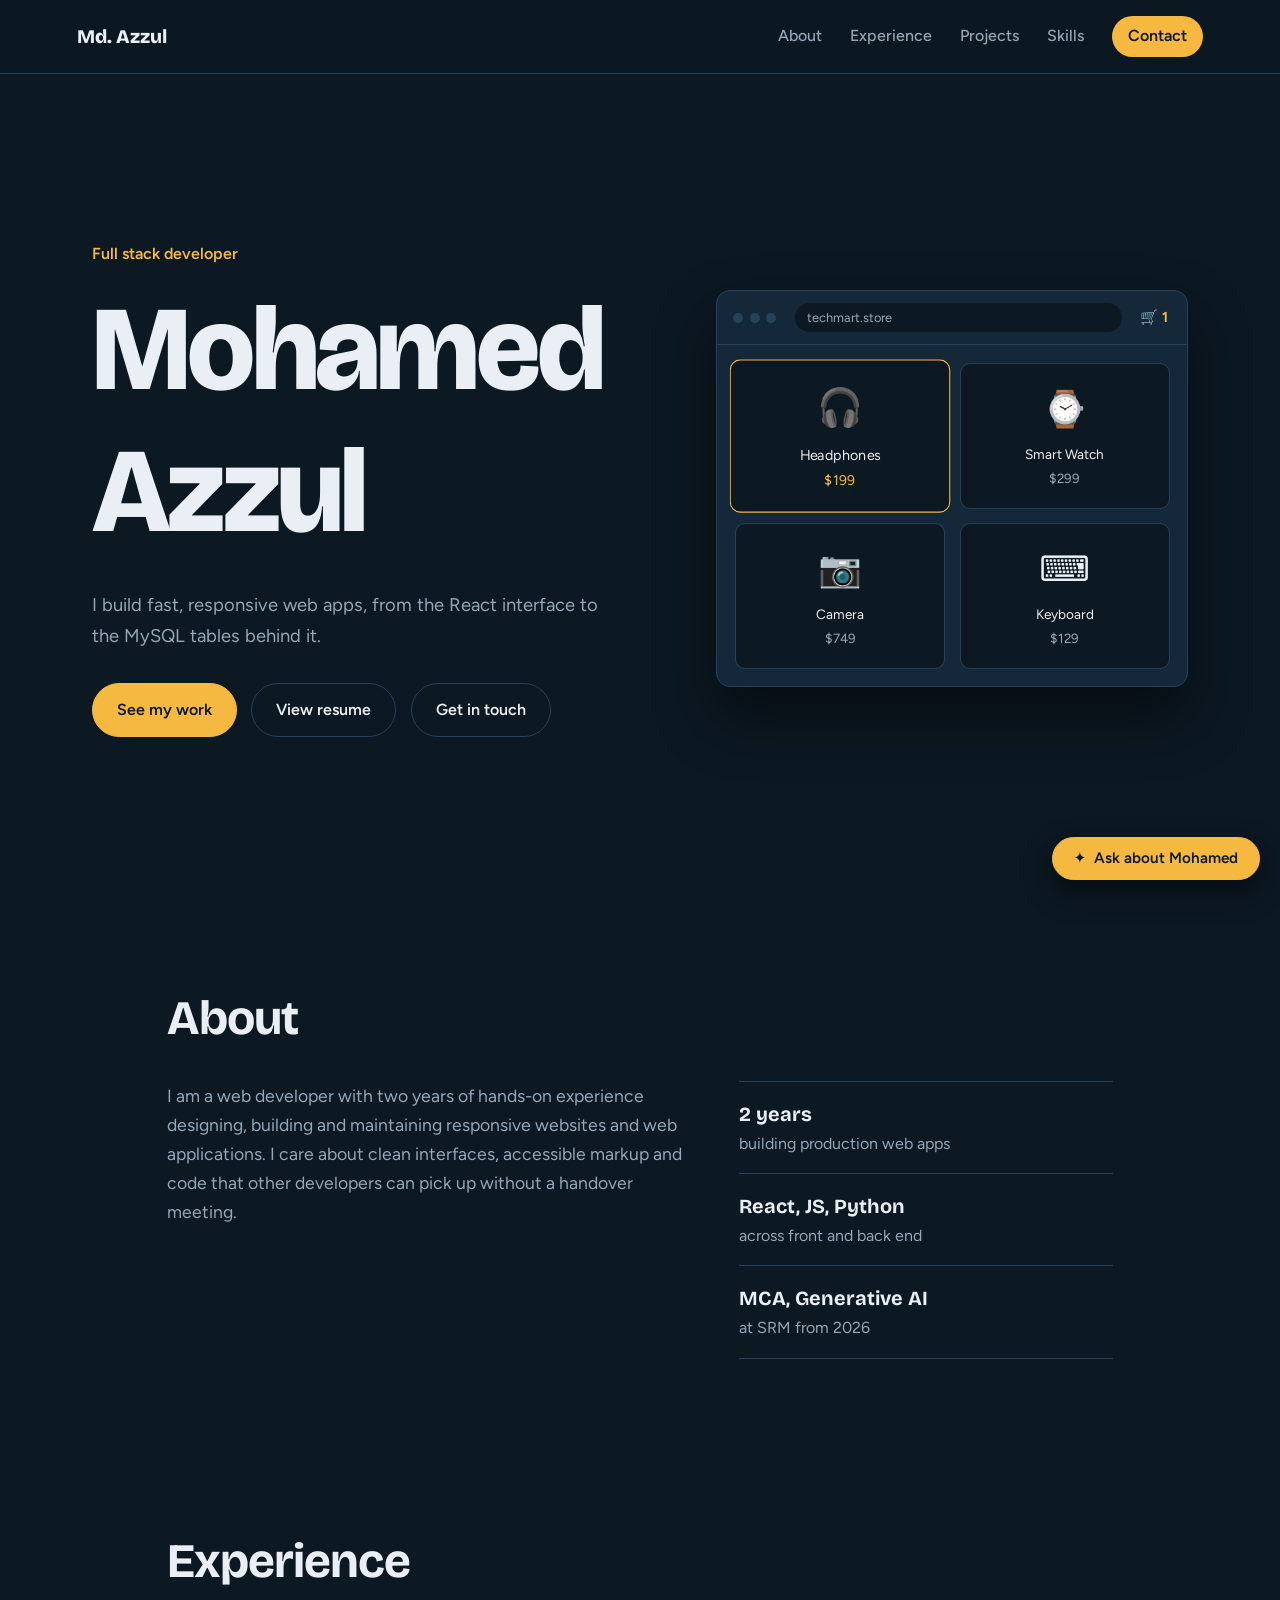
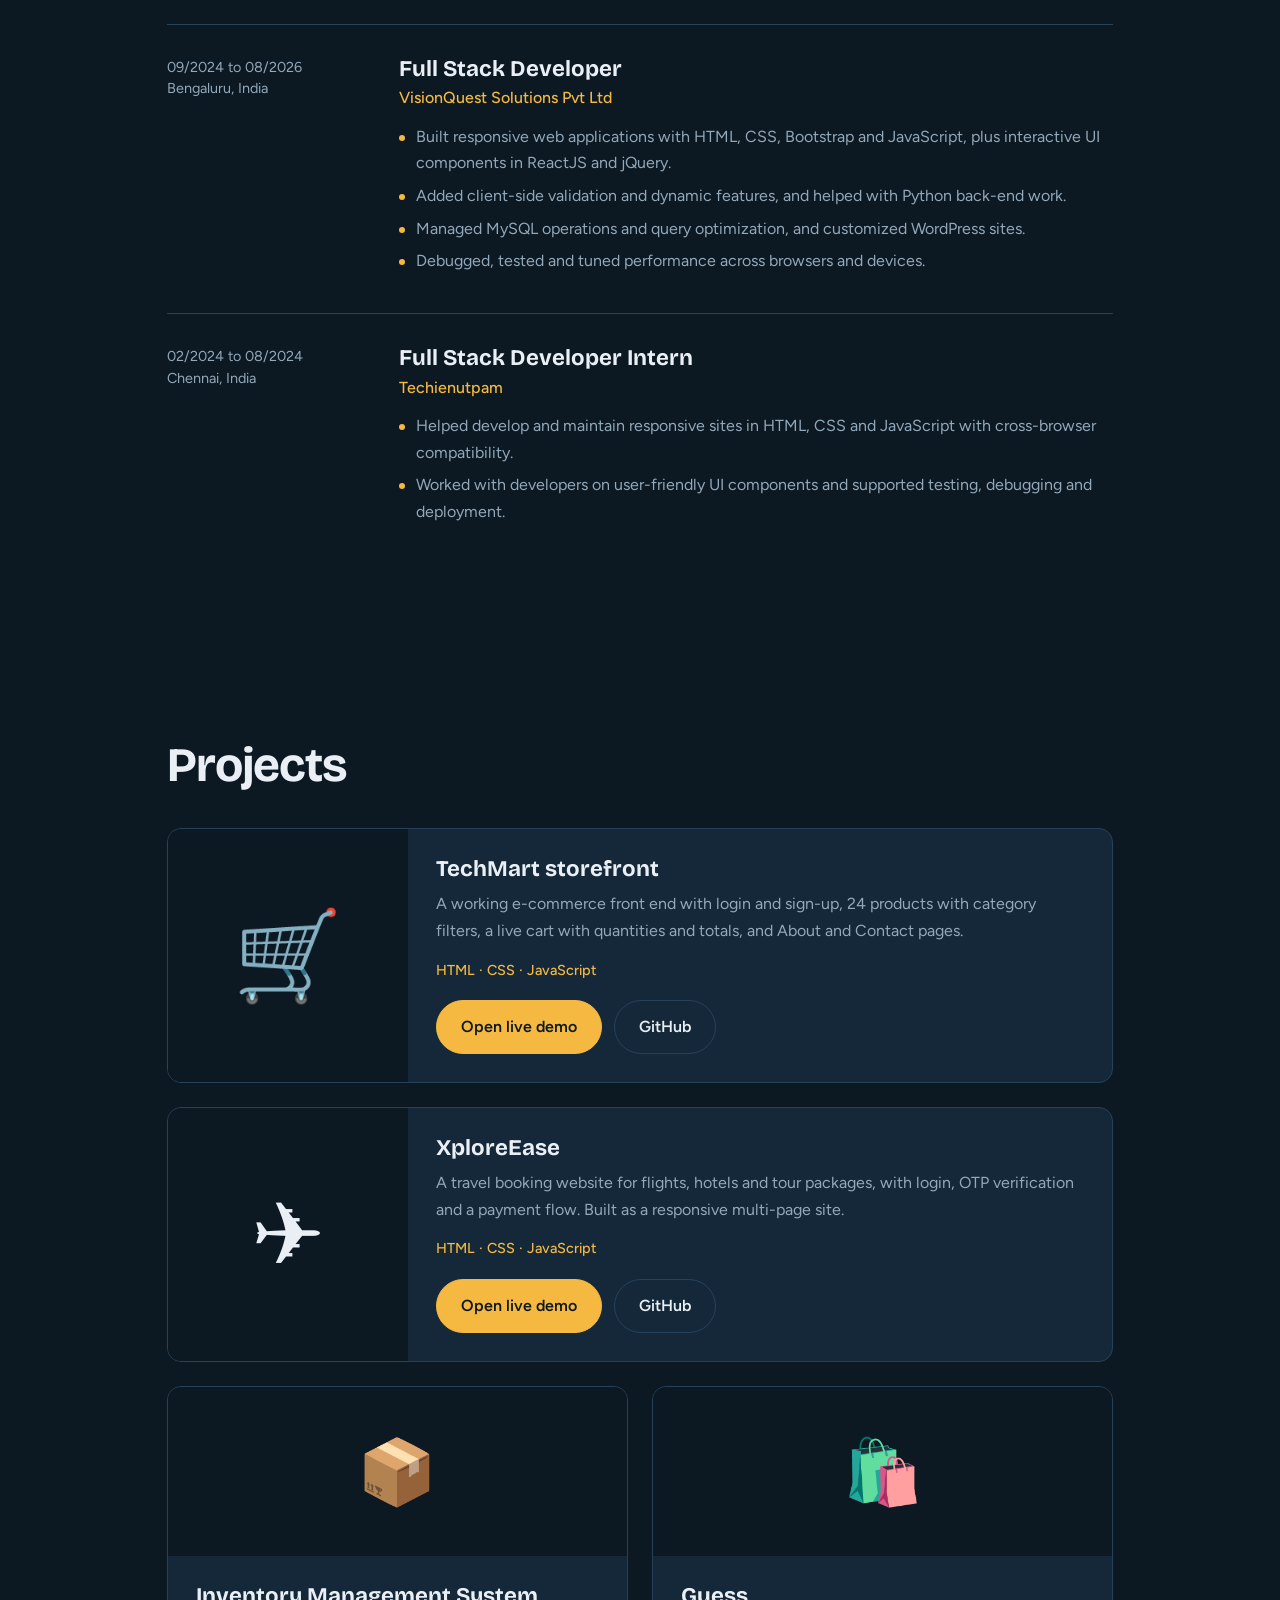
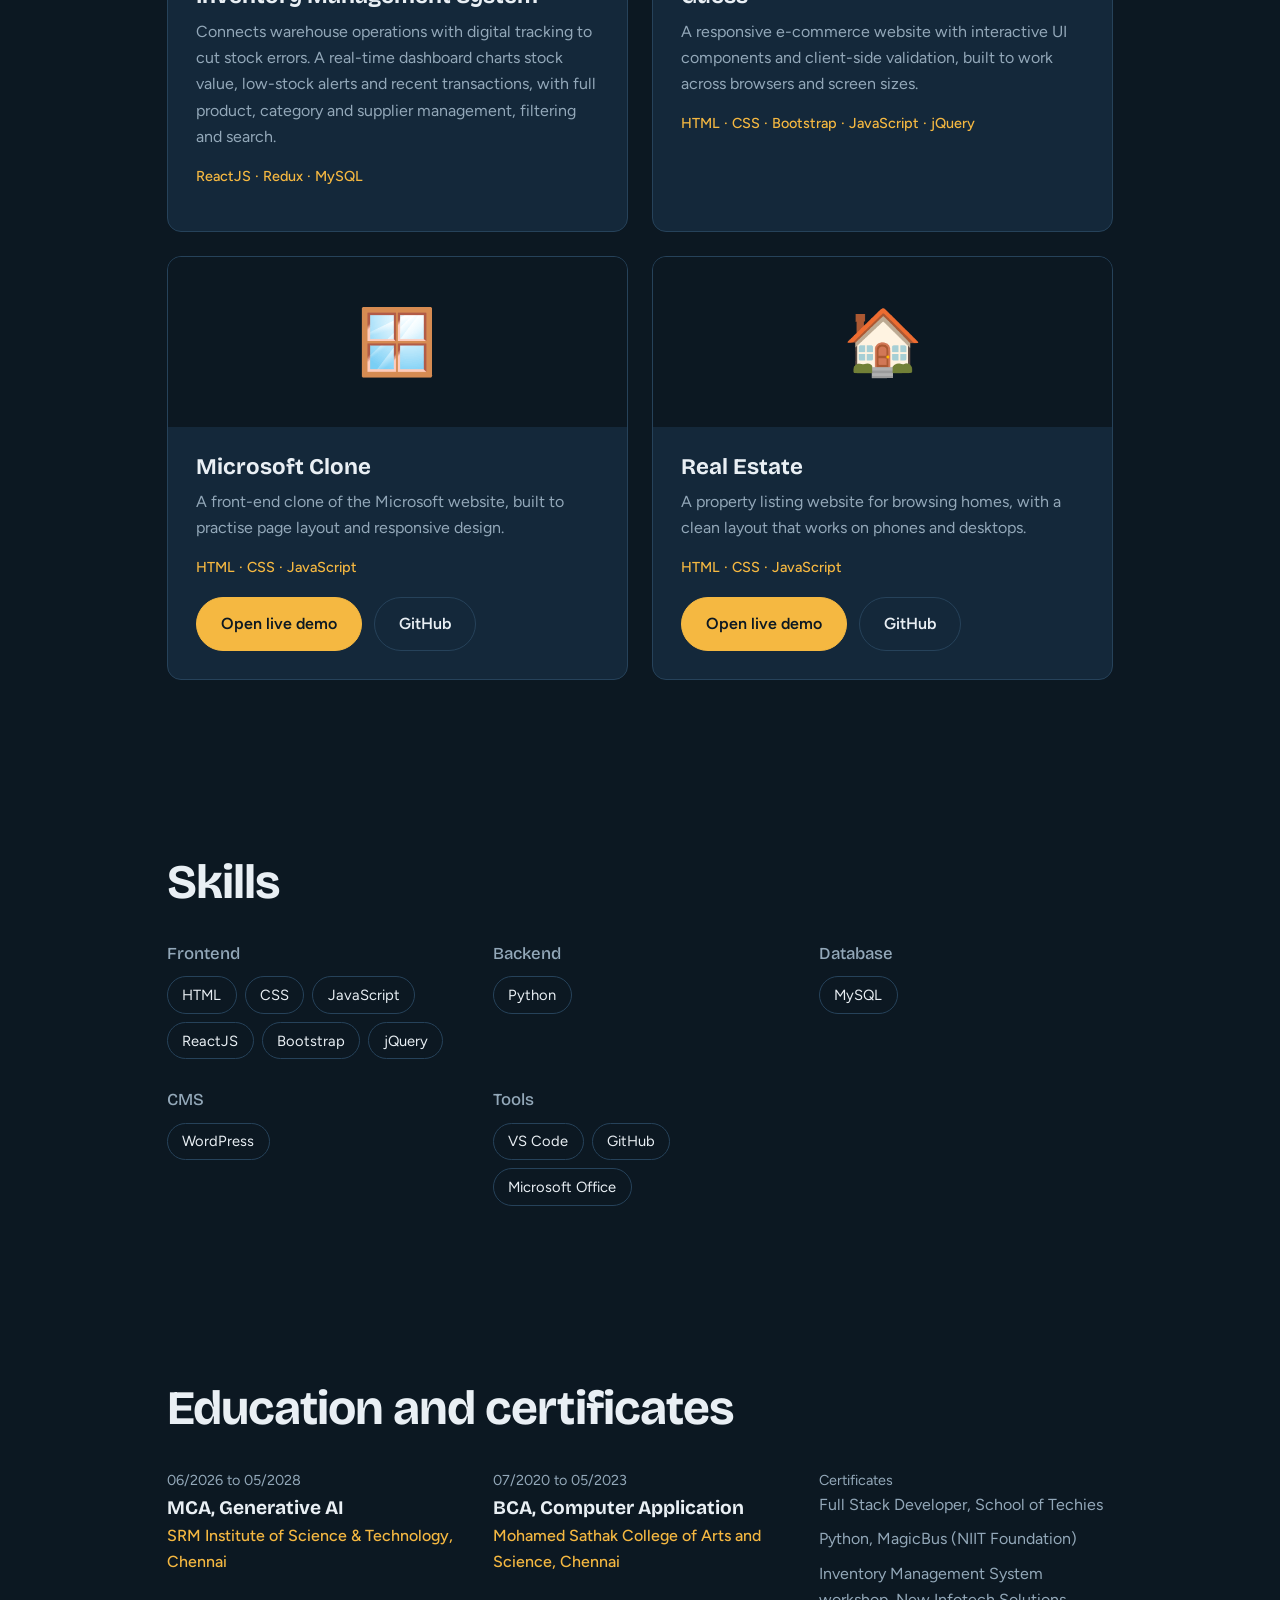
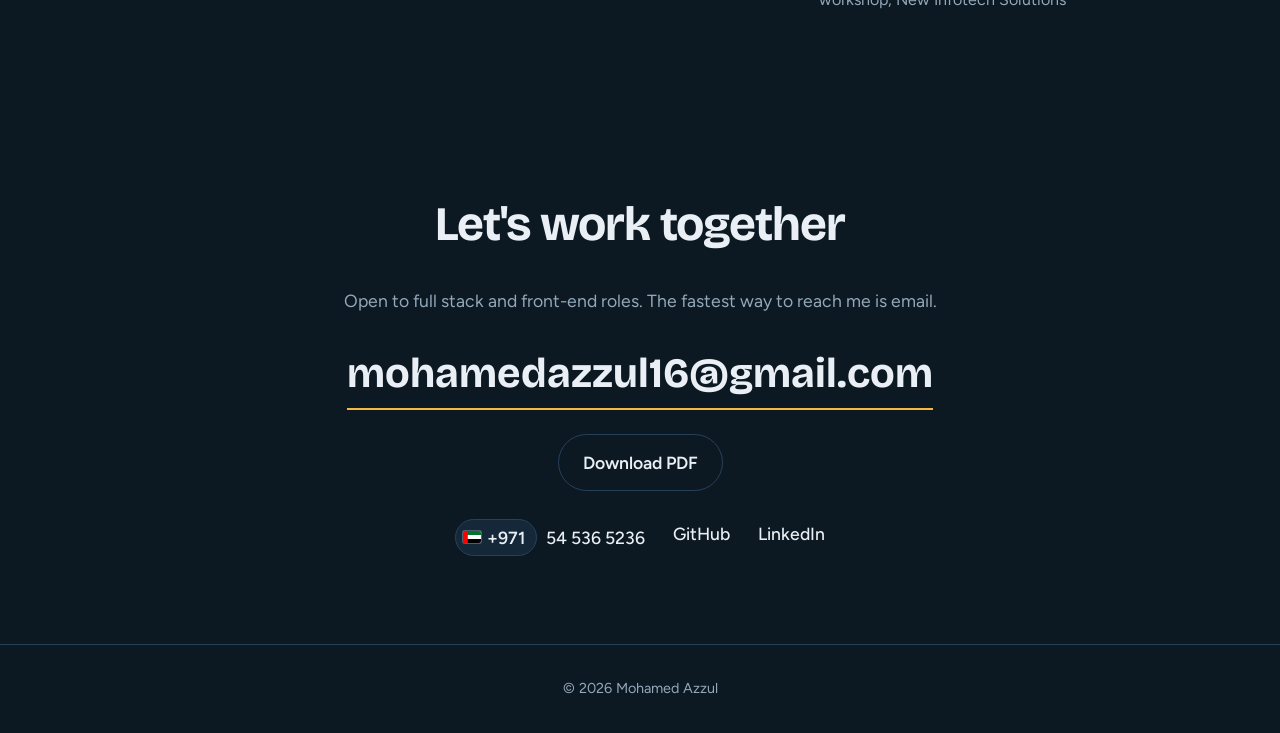
<file: PORTFOLIO/index.html>
<!DOCTYPE html>
<html lang="en">
<head>
<meta charset="UTF-8">
<meta name="viewport" content="width=device-width, initial-scale=1.0">
<title>Mohamed Azzul | Full Stack Developer</title>
<meta name="description" content="Portfolio of Mohamed Azzul, a full stack developer building responsive web apps with React, JavaScript, Python and MySQL.">
<link rel="preconnect" href="https://fonts.googleapis.com">
<link rel="preconnect" href="https://fonts.gstatic.com" crossorigin>
<link href="https://fonts.googleapis.com/css2?family=Bricolage+Grotesque:wght@500;700;800&family=Figtree:wght@400;500;600&display=swap" rel="stylesheet">
<link rel="stylesheet" href="style.css">
</head>
<body>

<header class="nav">
  <a href="#top" class="brand">Md. Azzul</a>
  <button class="menu-btn" id="menu-btn" aria-label="Toggle menu" aria-expanded="false">Menu</button>
  <nav id="nav-links">
    <a href="#about">About</a>
    <a href="#experience">Experience</a>
    <a href="#projects">Projects</a>
    <a href="#skills">Skills</a>
    <a href="#contact" class="nav-cta">Contact</a>
  </nav>
</header>

<main id="top">
  <section class="hero">
    <div class="hero-text">
      <p class="hero-kicker reveal-load">Full stack developer</p>
      <h1>
        <span class="line"><span>Mohamed</span></span>
        <span class="line"><span>Azzul</span></span>
      </h1>
      <p class="hero-sub reveal-load">I build fast, responsive web apps, from the React interface to the MySQL tables behind it.</p>
      <div class="hero-actions reveal-load">
        <a class="btn" href="#projects">See my work</a>
        <a class="btn btn-ghost" href="Mohamed_Azzul_Full_Stack_Developer_Resume.pdf" target="_blank" rel="noopener">View resume</a>
        <a class="btn btn-ghost" href="#contact">Get in touch</a>
      </div>
    </div>

    <div class="browser reveal-load" aria-hidden="true">
      <div class="browser-bar">
        <i></i><i></i><i></i>
        <span class="url">techmart.store</span>
        <span class="cart">🛒 <b id="mock-count">0</b></span>
      </div>
      <div class="browser-body" id="mock-grid">
        <div class="mock-card"><span>🎧</span><em>Headphones</em><small>$199</small></div>
        <div class="mock-card"><span>⌚</span><em>Smart Watch</em><small>$299</small></div>
        <div class="mock-card"><span>📷</span><em>Camera</em><small>$749</small></div>
        <div class="mock-card"><span>⌨️</span><em>Keyboard</em><small>$129</small></div>
      </div>
    </div>
  </section>

  <section id="about" class="section reveal">
    <h2>About</h2>
    <div class="about-grid">
      <p>I am a web developer with two years of hands-on experience designing, building and maintaining responsive websites and web applications. I care about clean interfaces, accessible markup and code that other developers can pick up without a handover meeting.</p>
      <ul class="facts">
        <li><strong>2 years</strong> building production web apps</li>
        <li><strong>React, JS, Python</strong> across front and back end</li>
        <li><strong>MCA, Generative AI</strong> at SRM from 2026</li>
      </ul>
    </div>
  </section>

  <section id="experience" class="section reveal">
    <h2>Experience</h2>
    <div class="timeline">
      <article class="job">
        <p class="when">09/2024 to 08/2026<br>Bengaluru, India</p>
        <div>
          <h3>Full Stack Developer</h3>
          <p class="org">VisionQuest Solutions Pvt Ltd</p>
          <ul>
            <li>Built responsive web applications with HTML, CSS, Bootstrap and JavaScript, plus interactive UI components in ReactJS and jQuery.</li>
            <li>Added client-side validation and dynamic features, and helped with Python back-end work.</li>
            <li>Managed MySQL operations and query optimization, and customized WordPress sites.</li>
            <li>Debugged, tested and tuned performance across browsers and devices.</li>
          </ul>
        </div>
      </article>
      <article class="job">
        <p class="when">02/2024 to 08/2024<br>Chennai, India</p>
        <div>
          <h3>Full Stack Developer Intern</h3>
          <p class="org">Techienutpam</p>
          <ul>
            <li>Helped develop and maintain responsive sites in HTML, CSS and JavaScript with cross-browser compatibility.</li>
            <li>Worked with developers on user-friendly UI components and supported testing, debugging and deployment.</li>
          </ul>
        </div>
      </article>
    </div>
  </section>

  <section id="projects" class="section reveal">
    <h2>Projects</h2>
    <div class="projects">
      <article class="project featured">
        <div class="project-art">🛒</div>
        <div class="project-body">
          <h3>TechMart storefront</h3>
          <p>A working e-commerce front end with login and sign-up, 24 products with category filters, a live cart with quantities and totals, and About and Contact pages.</p>
          <p class="tags">HTML · CSS · JavaScript</p>
          <div class="project-links">
            <a class="btn" href="https://techmart-project.netlify.app" target="_blank" rel="noopener">Open live demo</a>
            <a class="btn btn-ghost" href="https://github.com/Md-azzul/Techmart_project" target="_blank" rel="noopener">GitHub</a>
          </div>
        </div>
      </article>

      <article class="project featured">
        <div class="project-art">✈️</div>
        <div class="project-body">
          <h3>XploreEase</h3>
          <p>A travel booking website for flights, hotels and tour packages, with login, OTP verification and a payment flow. Built as a responsive multi-page site.</p>
          <p class="tags">HTML · CSS · JavaScript</p>
          <div class="project-links">
            <a class="btn" href="https://xploreease.netlify.app" target="_blank" rel="noopener">Open live demo</a>
            <a class="btn btn-ghost" href="https://github.com/Md-azzul/XploreEase" target="_blank" rel="noopener">GitHub</a>
          </div>
        </div>
      </article>

      <article class="project">
        <div class="project-art">📦</div>
        <div class="project-body">
          <h3>Inventory Management System</h3>
          <p>Connects warehouse operations with digital tracking to cut stock errors. A real-time dashboard charts stock value, low-stock alerts and recent transactions, with full product, category and supplier management, filtering and search.</p>
          <p class="tags">ReactJS · Redux · MySQL</p>
        </div>
      </article>

      <article class="project">
        <div class="project-art">🛍️</div>
        <div class="project-body">
          <h3>Guess</h3>
          <p>A responsive e-commerce website with interactive UI components and client-side validation, built to work across browsers and screen sizes.</p>
          <p class="tags">HTML · CSS · Bootstrap · JavaScript · jQuery</p>
        </div>
      </article>

      <article class="project">
        <div class="project-art">🪟</div>
        <div class="project-body">
          <h3>Microsoft Clone</h3>
          <p>A front-end clone of the Microsoft website, built to practise page layout and responsive design.</p>
          <p class="tags">HTML · CSS · JavaScript</p>
          <div class="project-links">
            <a class="btn" href="https://inquisitive-peony-327bf1.netlify.app" target="_blank" rel="noopener">Open live demo</a>
            <a class="btn btn-ghost" href="https://github.com/Md-azzul/microsoft-clone" target="_blank" rel="noopener">GitHub</a>
          </div>
        </div>
      </article>

      <article class="project">
        <div class="project-art">🏠</div>
        <div class="project-body">
          <h3>Real Estate</h3>
          <p>A property listing website for browsing homes, with a clean layout that works on phones and desktops.</p>
          <p class="tags">HTML · CSS · JavaScript</p>
          <div class="project-links">
            <a class="btn" href="https://realestate-webpage.netlify.app" target="_blank" rel="noopener">Open live demo</a>
            <a class="btn btn-ghost" href="https://github.com/Md-azzul/realestate" target="_blank" rel="noopener">GitHub</a>
          </div>
        </div>
      </article>
    </div>
  </section>

  <section id="skills" class="section reveal">
    <h2>Skills</h2>
    <div class="skill-grid">
      <div><h3>Frontend</h3><p class="chips"><span>HTML</span><span>CSS</span><span>JavaScript</span><span>ReactJS</span><span>Bootstrap</span><span>jQuery</span></p></div>
      <div><h3>Backend</h3><p class="chips"><span>Python</span></p></div>
      <div><h3>Database</h3><p class="chips"><span>MySQL</span></p></div>
      <div><h3>CMS</h3><p class="chips"><span>WordPress</span></p></div>
      <div><h3>Tools</h3><p class="chips"><span>VS Code</span><span>GitHub</span><span>Microsoft Office</span></p></div>
    </div>
  </section>

  <section id="education" class="section reveal">
    <h2>Education and certificates</h2>
    <div class="edu-grid">
      <div>
        <p class="when">06/2026 to 05/2028</p>
        <h3>MCA, Generative AI</h3>
        <p class="org">SRM Institute of Science &amp; Technology, Chennai</p>
      </div>
      <div>
        <p class="when">07/2020 to 05/2023</p>
        <h3>BCA, Computer Application</h3>
        <p class="org">Mohamed Sathak College of Arts and Science, Chennai</p>
      </div>
      <div>
        <p class="when">Certificates</p>
        <ul class="plain">
          <li>Full Stack Developer, School of Techies</li>
          <li>Python, MagicBus (NIIT Foundation)</li>
          <li>Inventory Management System workshop, New Infotech Solutions</li>
        </ul>
      </div>
    </div>
  </section>

  <section id="contact" class="section contact reveal">
    <h2>Let's work together</h2>
    <p>Open to full stack and front-end roles. The fastest way to reach me is email.</p>
    <a class="big-mail" href="mailto:mohamedazzul16@gmail.com">mohamedazzul16@gmail.com</a>
    <p class="resume-actions">
      <!-- <a class="btn" href="Mohamed Azzul_Full Stack Developer_2 Years Experience_Resume.pdf" target="_blank" rel="noopener">View resume</a> -->
      <a class="btn btn-ghost" href="Mohamed_Azzul_Full_Stack_Developer_Resume.pdf" download>Download PDF</a>
    </p>
    <p class="contact-links">
      <!-- <a href="https://wa.me/+971545365236">+971 54 536 5236</a> -->
      <a href="http://wa.me/+971545365236" class="phone-link"><span class="cc"><svg class="flag" viewBox="0 0 24 16" role="img" aria-label="UAE flag">
        <rect width="24" height="16" fill="#fff"/>
        <rect width="24" height="5.34" fill="#00732f"/>
        <rect y="10.66" width="24" height="5.34" fill="#000"/>
        <rect width="6.4" height="16" fill="#ff0000"/>
      </svg>+971</span>54 536 5236</a>      
      <a href="https://github.com/Md-azzul" target="_blank" rel="noopener">GitHub</a>
      <a href="https://www.linkedin.com/in/mdazzul" target="_blank" rel="noopener">LinkedIn</a>
    </p>
  </section>
</main>

<footer class="footer">&copy; <span id="year">2026</span> Mohamed Azzul</footer>

<script src="script.js"></script>
<script src="ai-assistant.js" defer></script>
</body>
</html>
</file>
<file: PORTFOLIO/style.css>
:root{
  --ink:#0c1822; --navy:#14283a; --line:#26425a; --text:#e9eff4; --muted:#93a8b9;
  --accent:#f5b841; --radius:14px;
  --display:"Bricolage Grotesque",system-ui,sans-serif;
  --body:"Figtree",system-ui,-apple-system,"Segoe UI",sans-serif;
}
*{margin:0;padding:0;box-sizing:border-box}
html{scroll-behavior:smooth;scroll-padding-top:80px}
body{background:var(--ink);color:var(--text);font-family:var(--body);line-height:1.65;overflow-x:hidden}
a{color:inherit;text-decoration:none}
ul{list-style:none}
h1,h2,h3{font-family:var(--display);line-height:1.1}
:focus-visible{outline:2px solid var(--accent);outline-offset:3px}

/* Nav */
.nav{position:sticky;top:0;z-index:20;display:flex;align-items:center;justify-content:space-between;padding:1rem 6%;background:rgba(12,24,34,.88);backdrop-filter:blur(10px);border-bottom:1px solid var(--line)}
.brand{font-family:var(--display);font-weight:800;font-size:1.2rem}
.nav nav{display:flex;align-items:center;gap:1.75rem}
.nav nav a{color:var(--muted);font-weight:500;transition:color .2s}
.nav nav a:hover{color:var(--text)}
.nav .nav-cta{color:var(--ink);background:var(--accent);padding:.45rem 1rem;border-radius:999px;font-weight:600}
.nav .nav-cta:hover{color:var(--ink);filter:brightness(1.08)}
.menu-btn{display:none;background:none;border:1px solid var(--line);color:var(--text);padding:.4rem .9rem;border-radius:8px;font:inherit}

/* Buttons */
.btn{display:inline-block;background:var(--accent);color:var(--ink);font-weight:600;padding:.8rem 1.5rem;border-radius:999px;border:1px solid var(--accent);transition:transform .2s,filter .2s}
.btn:hover{transform:translateY(-2px);filter:brightness(1.08)}
.btn-ghost{background:transparent;color:var(--text);border-color:var(--line)}
.btn-ghost:hover{border-color:var(--accent);filter:none}

/* Hero */
.hero{display:grid;grid-template-columns:1.1fr .9fr;gap:3rem;align-items:center;min-height:calc(100vh - 70px);padding:3rem 6%;max-width:1250px;margin:0 auto}
.hero-kicker{color:var(--accent);font-weight:600;margin-bottom:1rem}
.hero h1{font-size:clamp(3.4rem,10vw,7.5rem);font-weight:800;letter-spacing:-.03em;margin-bottom:1.5rem}
.line{display:block;overflow:hidden;padding-bottom:.08em}
.line span{display:inline-block;transform:translateY(105%);animation:rise .9s cubic-bezier(.2,.8,.2,1) forwards}
.line:nth-child(2) span{animation-delay:.12s}
.hero-sub{color:var(--muted);font-size:1.15rem;max-width:32rem;margin-bottom:2rem}
.hero-actions{display:flex;gap:.9rem;flex-wrap:wrap}
.reveal-load{opacity:0;animation:fade .8s ease .5s forwards}
.hero-sub.reveal-load{animation-delay:.7s}
.hero-actions.reveal-load{animation-delay:.85s}
.browser.reveal-load{animation-delay:.6s}
@keyframes rise{to{transform:translateY(0)}}
@keyframes fade{to{opacity:1}}

/* Hero browser mock */
.browser{background:var(--navy);border:1px solid var(--line);border-radius:var(--radius);box-shadow:0 30px 60px rgba(0,0,0,.45);overflow:hidden;animation-name:fade,float;animation-duration:.8s,6s;animation-iteration-count:1,infinite;animation-delay:.6s,1.4s;animation-fill-mode:forwards,none;animation-timing-function:ease,ease-in-out}
@keyframes float{0%,100%{transform:translateY(0)}50%{transform:translateY(-10px)}}
.browser-bar{display:flex;align-items:center;gap:.4rem;padding:.75rem 1rem;border-bottom:1px solid var(--line)}
.browser-bar i{width:10px;height:10px;border-radius:50%;background:var(--line)}
.url{flex:1;margin:0 .75rem;background:var(--ink);color:var(--muted);font-size:.8rem;padding:.25rem .75rem;border-radius:999px}
.cart{font-size:.9rem}
.cart b{display:inline-block;color:var(--accent);min-width:1ch}
.cart b.bump{animation:bump .4s}
@keyframes bump{50%{transform:scale(1.5)}}
.browser-body{display:grid;grid-template-columns:1fr 1fr;gap:.9rem;padding:1.1rem}
.mock-card{background:var(--ink);border:1px solid var(--line);border-radius:10px;padding:1rem;text-align:center;transition:transform .3s,border-color .3s}
.mock-card span{display:block;font-size:2.2rem}
.mock-card em{display:block;font-style:normal;font-size:.85rem;margin-top:.3rem}
.mock-card small{color:var(--muted)}
.mock-card.pick{transform:scale(1.05);border-color:var(--accent)}
.mock-card.pick small{color:var(--accent)}

/* Sections */
.section{max-width:1100px;margin:0 auto;padding:5.5rem 6%}
.section h2{font-size:clamp(2rem,4.5vw,3rem);margin-bottom:2.25rem;letter-spacing:-.02em}
.reveal{opacity:0;transform:translateY(28px);transition:opacity .8s ease,transform .8s ease}
.reveal.in{opacity:1;transform:none}
.when{color:var(--muted);font-size:.9rem;line-height:1.5}
.org{color:var(--accent);font-weight:500;margin:.25rem 0 .75rem}

.about-grid{display:grid;grid-template-columns:1.4fr 1fr;gap:3rem;align-items:start}
.about-grid p{color:var(--muted);font-size:1.1rem}
.facts li{padding:1rem 0;border-top:1px solid var(--line);color:var(--muted)}
.facts li:last-child{border-bottom:1px solid var(--line)}
.facts strong{display:block;color:var(--text);font-family:var(--display);font-size:1.25rem}

.timeline{display:flex;flex-direction:column}
.job{display:grid;grid-template-columns:200px 1fr;gap:2rem;padding:2rem 0;border-top:1px solid var(--line)}
.job h3{font-size:1.4rem}
.job li{position:relative;padding-left:1.1rem;color:var(--muted);margin-bottom:.4rem}
.job li::before{content:"";position:absolute;left:0;top:.7em;width:6px;height:6px;border-radius:50%;background:var(--accent)}

.projects{display:grid;grid-template-columns:1fr 1fr;gap:1.5rem}
.project{background:var(--navy);border:1px solid var(--line);border-radius:var(--radius);overflow:hidden;display:flex;flex-direction:column;transition:transform .3s,border-color .3s}
.project:hover{transform:translateY(-6px);border-color:var(--accent)}
.project.featured{grid-column:1/-1;flex-direction:row}
.project-art{display:flex;align-items:center;justify-content:center;font-size:4rem;background:var(--ink);padding:2rem;min-height:140px;transition:transform .4s}
.project:hover .project-art{transform:scale(1.08) rotate(-4deg)}
.featured .project-art{flex:0 0 240px;font-size:5.5rem}
.project-body{padding:1.75rem}
.project-body h3{font-size:1.4rem;margin-bottom:.6rem}
.project-body p{color:var(--muted);margin-bottom:.9rem}
.project-body .tags{color:var(--accent);font-size:.9rem;font-weight:500}
.project-links{display:flex;gap:.75rem;flex-wrap:wrap;margin-top:1.1rem}

.skill-grid{display:grid;grid-template-columns:repeat(auto-fit,minmax(220px,1fr));gap:2rem}
.skill-grid h3{font-size:1.05rem;color:var(--muted);font-weight:500;margin-bottom:.8rem}
.chips{display:flex;flex-wrap:wrap;gap:.5rem}
.chips span{border:1px solid var(--line);border-radius:999px;padding:.35rem .9rem;font-size:.92rem;transition:border-color .2s,color .2s}
.chips span:hover{border-color:var(--accent);color:var(--accent)}

.edu-grid{display:grid;grid-template-columns:repeat(auto-fit,minmax(250px,1fr));gap:2rem}
.edu-grid h3{font-size:1.2rem;margin:.3rem 0}
.plain li{color:var(--muted);margin-bottom:.5rem}

.contact{text-align:center}
.contact p{color:var(--muted);font-size:1.1rem}
.big-mail{display:inline-block;margin:1.5rem 0;font-family:var(--display);font-weight:700;font-size:clamp(1.3rem,4.5vw,2.6rem);border-bottom:2px solid var(--accent);word-break:break-all;transition:color .2s}
.big-mail:hover{color:var(--accent)}
.resume-actions{display:flex;justify-content:center;gap:.9rem;flex-wrap:wrap;margin-bottom:1.75rem}
.contact-links{display:flex;justify-content:center;gap:1.75rem;flex-wrap:wrap}
.phone-link{display:inline-flex;align-items:center;gap:.6rem}
.cc{display:inline-flex;align-items:center;gap:.4rem;border:1px solid var(--line);border-radius:999px;padding:.2rem .65rem .2rem .45rem;background:var(--navy);font-weight:600}
.flag{width:18px;height:12px;border-radius:2px;box-shadow:0 0 0 1px rgba(255,255,255,.25);flex:none}
.contact-links a{color:var(--text);font-weight:500}
.contact-links a:hover{color:var(--accent)}
.footer{text-align:center;color:var(--muted);font-size:.9rem;padding:2rem;border-top:1px solid var(--line)}

/* Responsive */
@media(max-width:900px){
  .hero{grid-template-columns:1fr;min-height:auto;padding-top:3.5rem}
  .about-grid,.projects{grid-template-columns:1fr}
  .job{grid-template-columns:1fr;gap:.5rem}
  .project.featured{flex-direction:column}
  .featured .project-art{flex-basis:auto}
}
@media(max-width:720px){
  .menu-btn{display:block}
  .nav nav{display:none;position:absolute;top:100%;left:0;right:0;flex-direction:column;align-items:flex-start;gap:1.1rem;padding:1.25rem 6% 1.5rem;background:var(--ink);border-bottom:1px solid var(--line)}
  .nav nav.open{display:flex}
  .section{padding:4rem 6%}
}
@media(prefers-reduced-motion:reduce){
  *{animation:none!important;transition:none!important}
  .line span,.reveal-load,.reveal{opacity:1!important;transform:none!important}
}
</file>
